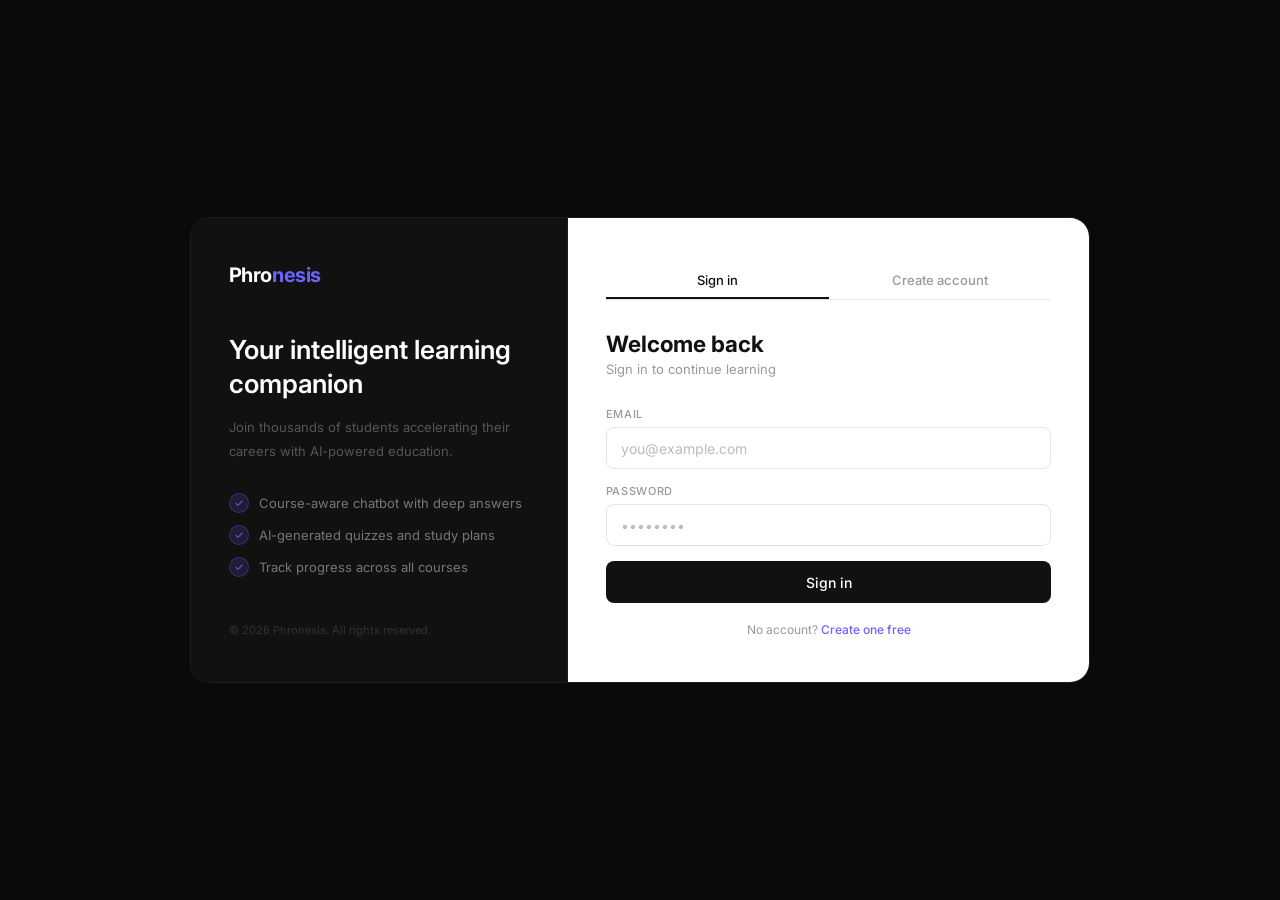
<file: index.html>
<!DOCTYPE html>
<html lang="en">
<head>
  <meta charset="UTF-8"/>
  <meta name="viewport" content="width=device-width, initial-scale=1.0"/>
  <title>Phronesis — Sign in</title>
  <link rel="preconnect" href="https://fonts.googleapis.com"/>
  <link href="https://fonts.googleapis.com/css2?family=Inter:wght@400;500;600;700&display=swap" rel="stylesheet"/>
  <link rel="stylesheet" href="static/style.css"/>
  <style>
    body {
      background: #0a0a0a;
      min-height: 100vh;
      display: flex;
      align-items: center;
      justify-content: center;
    }

    .auth-wrap {
      width: 100%;
      max-width: 900px;
      margin: 2rem;
      display: flex;
      border-radius: 20px;
      overflow: hidden;
      border: 0.5px solid #1e1e1e;
      animation: fadeUp 0.6s ease forwards;
    }

    /* ── left panel ── */
    .auth-left {
      width: 42%;
      background: #111;
      padding: 3rem 2.5rem;
      display: flex;
      flex-direction: column;
      justify-content: space-between;
      border-right: 0.5px solid #1e1e1e;
    }
    .auth-logo {
      font-size: 20px;
      font-weight: 700;
      color: #fff;
      letter-spacing: -0.02em;
    }
    .auth-logo span { color: #6c63ff; }

    .auth-tagline {
      flex: 1;
      display: flex;
      flex-direction: column;
      justify-content: center;
      padding: 2rem 0;
    }
    .auth-tagline h2 {
      font-size: 1.75rem;
      color: #fff;
      line-height: 1.3;
      margin-bottom: 1rem;
    }
    .auth-tagline p {
      font-size: 13px;
      color: #555;
      line-height: 1.8;
      margin-bottom: 2rem;
    }

    .feature-list { display: flex; flex-direction: column; gap: 12px; }
    .feature-item {
      display: flex;
      align-items: center;
      gap: 10px;
      font-size: 13px;
      color: #777;
    }
    .feature-check {
      width: 20px; height: 20px;
      border-radius: 50%;
      background: rgba(108,99,255,0.15);
      border: 0.5px solid rgba(108,99,255,0.3);
      display: flex; align-items: center; justify-content: center;
      flex-shrink: 0;
      font-size: 11px;
      color: #6c63ff;
    }

    .auth-left-footer {
      font-size: 11px;
      color: #333;
    }

    /* ── right panel ── */
    .auth-right {
      width: 58%;
      background: #fff;
      padding: 3rem 2.5rem;
      display: flex;
      flex-direction: column;
      justify-content: center;
    }

    .form-title {
      font-size: 1.5rem;
      font-weight: 700;
      color: var(--text-primary);
      margin-bottom: 0.3rem;
    }
    .form-sub {
      font-size: 13px;
      color: var(--text-muted);
      margin-bottom: 2rem;
    }

    .tabs {
      display: flex;
      border-bottom: 0.5px solid var(--border);
      margin-bottom: 2rem;
    }
    .tab-btn {
      flex: 1;
      padding: 0.6rem;
      font-size: 13px;
      font-weight: 500;
      color: var(--text-muted);
      background: none;
      border: none;
      border-bottom: 2px solid transparent;
      margin-bottom: -0.5px;
      transition: all 0.2s;
    }
    .tab-btn.active {
      color: var(--text-primary);
      border-bottom-color: var(--text-primary);
    }

    .form-panel { display: none; }
    .form-panel.active { display: block; }

    .form-footer {
      margin-top: 1.25rem;
      font-size: 12px;
      color: var(--text-muted);
      text-align: center;
    }
    .form-footer a {
      color: #6c63ff;
      font-weight: 500;
      cursor: pointer;
    }

    .error-msg {
      background: #ffebee;
      color: #c62828;
      font-size: 12px;
      padding: 10px 14px;
      border-radius: var(--radius-sm);
      margin-bottom: 1rem;
      display: none;
    }
    .error-msg.show { display: block; }

    @keyframes fadeUp {
      from { opacity: 0; transform: translateY(16px); }
      to   { opacity: 1; transform: translateY(0); }
    }
  </style>
</head>
<body>
  <div class="auth-wrap">
    <!-- left -->
    <div class="auth-left">
      <div class="auth-logo">Phro<span>nesis</span></div>

      <div class="auth-tagline">
        <h2>Your intelligent learning companion</h2>
        <p>Join thousands of students accelerating their careers with AI-powered education.</p>
        <div class="feature-list">
          <div class="feature-item">
            <div class="feature-check">✓</div>
            Course-aware chatbot with deep answers
          </div>
          <div class="feature-item">
            <div class="feature-check">✓</div>
            AI-generated quizzes and study plans
          </div>
          <div class="feature-item">
            <div class="feature-check">✓</div>
            Track progress across all courses
          </div>
        </div>
      </div>

      <div class="auth-left-footer">© 2026 Phronesis. All rights reserved.</div>
    </div>

    <!-- right -->
    <div class="auth-right">
      <div class="tabs">
        <button class="tab-btn active" id="tab-login" onclick="switchTab('login')">Sign in</button>
        <button class="tab-btn" id="tab-register" onclick="switchTab('register')">Create account</button>
      </div>

      <!-- login -->
      <div class="form-panel active" id="panel-login">
        <div class="form-title">Welcome back</div>
        <div class="form-sub">Sign in to continue learning</div>
        <div class="error-msg" id="login-error"></div>
        <div class="field">
          <label>Email</label>
          <input type="email" id="login-email" placeholder="you@example.com"/>
        </div>
        <div class="field">
          <label>Password</label>
          <input type="password" id="login-password" placeholder="••••••••"/>
        </div>
        <button class="btn btn-dark btn-full" id="login-btn" onclick="handleLogin()">
          Sign in
        </button>
        <div class="form-footer">
          No account? <a onclick="switchTab('register')">Create one free</a>
        </div>
      </div>

      <!-- register -->
      <div class="form-panel" id="panel-register">
        <div class="form-title">Create account</div>
        <div class="form-sub">Start learning in seconds</div>
        <div class="error-msg" id="register-error"></div>
        <div class="field">
          <label>Full name</label>
          <input type="text" id="reg-name" placeholder="Abhijay"/>
        </div>
        <div class="field">
          <label>Email</label>
          <input type="email" id="reg-email" placeholder="you@example.com"/>
        </div>
        <div class="field">
          <label>Password</label>
          <input type="password" id="reg-password" placeholder="Min. 8 characters"/>
        </div>
        <button class="btn btn-primary btn-full" id="register-btn" onclick="handleRegister()">
          Create account
        </button>
        <div class="form-footer">
          Already have an account? <a onclick="switchTab('login')">Sign in</a>
        </div>
      </div>
    </div>
  </div>

  <script src="static/app.js"></script>
  <script>
    // redirect if already logged in
    if (isLoggedIn()) redirectByRole(getUser());

    function switchTab(tab) {
      document.querySelectorAll('.tab-btn').forEach(b => b.classList.remove('active'));
      document.querySelectorAll('.form-panel').forEach(p => p.classList.remove('active'));
      document.getElementById('tab-' + tab).classList.add('active');
      document.getElementById('panel-' + tab).classList.add('active');
    }

    function showError(id, msg) {
      const el = document.getElementById(id);
      el.textContent = msg;
      el.classList.add('show');
    }
    function clearError(id) {
      document.getElementById(id).classList.remove('show');
    }

    async function handleLogin() {
      clearError('login-error');
      const email    = document.getElementById('login-email').value.trim();
      const password = document.getElementById('login-password').value;
      const btn      = document.getElementById('login-btn');

      if (!email || !password) {
        return showError('login-error', 'Please fill in all fields');
      }

      setLoading(btn, true);
      try {
        const user = await login(email, password);
        toast('Welcome back, ' + user.name + '!');
        setTimeout(() => redirectByRole(user), 800);
      } catch (err) {
        showError('login-error', err.message);
        setLoading(btn, false);
      }
    }

    async function handleRegister() {
      clearError('register-error');
      const name     = document.getElementById('reg-name').value.trim();
      const email    = document.getElementById('reg-email').value.trim();
      const password = document.getElementById('reg-password').value;
      const btn      = document.getElementById('register-btn');

      if (!name || !email || !password) {
        return showError('register-error', 'Please fill in all fields');
      }
      if (password.length < 8) {
        return showError('register-error', 'Password must be at least 8 characters');
      }

      setLoading(btn, true);
      try {
        const user = await register(name, email, password);
        toast('Account created! Welcome, ' + user.name + '!');
        setTimeout(() => redirectByRole(user), 800);
      } catch (err) {
        showError('register-error', err.message);
        setLoading(btn, false);
      }
    }

    // allow Enter key to submit
    document.addEventListener('keydown', e => {
      if (e.key !== 'Enter') return;
      const loginActive = document.getElementById('panel-login').classList.contains('active');
      if (loginActive) handleLogin(); else handleRegister();
    });
  </script>
</body>
</html>
</file>
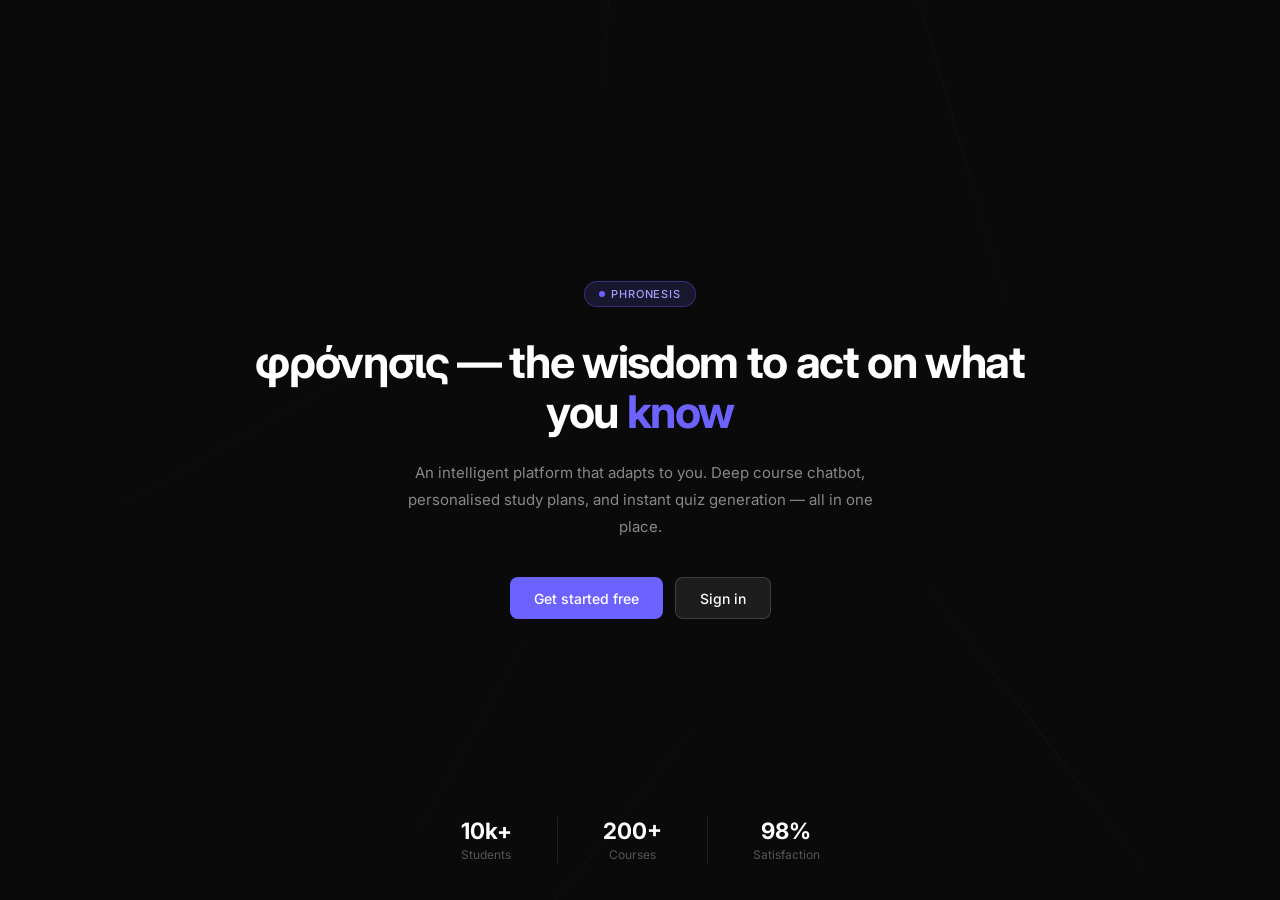
<file: welcome.html>
<!DOCTYPE html>
<html lang="en">
<head>
  <meta charset="UTF-8"/>
  <meta name="viewport" content="width=device-width, initial-scale=1.0"/>
  <title>Phronesis — Learn smarter</title>
  <link rel="preconnect" href="https://fonts.googleapis.com"/>
  <link href="https://fonts.googleapis.com/css2?family=Inter:wght@400;500;600;700&display=swap" rel="stylesheet"/>
  <link rel="stylesheet" href="static/style.css"/>
  <style>
    body { background: #0a0a0a; overflow: hidden; height: 100vh; }

    /* ── animated gradient lines ── */
    .lines-canvas {
      position: fixed;
      inset: 0;
      z-index: 0;
    }

    /* ── content ── */
    .hero {
      position: relative;
      z-index: 10;
      height: 100vh;
      display: flex;
      flex-direction: column;
      align-items: center;
      justify-content: center;
      text-align: center;
      padding: 2rem;
    }

    .badge {
      display: inline-flex;
      align-items: center;
      gap: 6px;
      background: rgba(108,99,255,0.15);
      border: 0.5px solid rgba(108,99,255,0.35);
      color: #a89cff;
      font-size: 11px;
      font-weight: 500;
      padding: 5px 14px;
      border-radius: 100px;
      letter-spacing: 0.08em;
      text-transform: uppercase;
      margin-bottom: 2rem;
      opacity: 0;
      animation: fadeUp 0.8s 0.2s forwards;
    }
    .badge-dot {
      width: 6px; height: 6px;
      border-radius: 50%;
      background: #6c63ff;
      animation: pulse 2s infinite;
    }

    .hero h2 {
      font-size: clamp(1rem, 5vw, 3rem);
      font-weight: 700;
      color: #fff;
      line-height: 1.1;
      letter-spacing: -0.03em;
      margin-bottom: 1.5rem;
      opacity: 0;
      animation: fadeUp 0.8s 0.4s forwards;
    }
    .hero h2 span { color: #6c63ff; }

    .hero p {
      font-size: 1rem;
      color: #888;
      max-width: 480px;
      line-height: 1.8;
      margin-bottom: 2.5rem;
      opacity: 0;
      animation: fadeUp 0.8s 0.6s forwards;
    }

    .hero-btns {
      display: flex;
      gap: 12px;
      opacity: 0;
      animation: fadeUp 0.8s 0.8s forwards;
    }

    .stats-row {
      position: absolute;
      bottom: 2.5rem;
      display: flex;
      gap: 3rem;
      opacity: 0;
      animation: fadeUp 0.8s 1s forwards;
    }
    .stat-item { text-align: center; }
    .stat-item strong {
      display: block;
      font-size: 1.5rem;
      font-weight: 700;
      color: #fff;
    }
    .stat-item span {
      font-size: 12px;
      color: #555;
    }

    .divider {
      width: 1px;
      background: #222;
      align-self: stretch;
    }

    @keyframes fadeUp {
      from { opacity: 0; transform: translateY(20px); }
      to   { opacity: 1; transform: translateY(0); }
    }
    @keyframes pulse {
      0%, 100% { opacity: 1; }
      50%       { opacity: 0.4; }
    }
  </style>
</head>
<body>

  <canvas class="lines-canvas" id="canvas"></canvas>

  <div class="hero">
    <div class="badge">
      <div class="badge-dot"></div>
      Phronesis
    </div>

    <h2>φρόνησις — the wisdom to act on what <br/>you  <span>know</span></h2>

    <p>
      An intelligent platform that adapts to you.
      Deep course chatbot, personalised study plans,
      and instant quiz generation — all in one place.
    </p>

    <div class="hero-btns">
      <button class="btn btn-primary" onclick="window.location.href='/login'">
        Get started free
      </button>
      <button class="btn btn-ghost-light" onclick="window.location.href='/login'">
          Sign in
      </button>
    </div>

    <div class="stats-row">
      <div class="stat-item">
        <strong>10k+</strong>
        <span>Students</span>
      </div>
      <div class="divider"></div>
      <div class="stat-item">
        <strong>200+</strong>
        <span>Courses</span>
      </div>
      <div class="divider"></div>
      <div class="stat-item">
        <strong>98%</strong>
        <span>Satisfaction</span>
      </div>
    </div>
  </div>

  <script>
    // ── animated gradient lines on canvas ──
    const canvas = document.getElementById('canvas');
    const ctx = canvas.getContext('2d');

    function resize() {
      canvas.width  = window.innerWidth;
      canvas.height = window.innerHeight;
    }
    resize();
    window.addEventListener('resize', resize);

    const LINES = 6;
    const lines = Array.from({ length: LINES }, (_, i) => ({
      x:     Math.random() * canvas.width,
      y:     Math.random() * canvas.height,
      angle: Math.random() * Math.PI * 2,
      speed: 0.003 + Math.random() * 0.004,
      length: 300 + Math.random() * 400,
      width:  0.5 + Math.random() * 1,
      hue:    i % 2 === 0 ? 255 : 170,
      alpha:  0.04 + Math.random() * 0.06,
      wave:   Math.random() * Math.PI * 2,
      waveSpeed: 0.005 + Math.random() * 0.008,
    }));

    function draw() {
      ctx.clearRect(0, 0, canvas.width, canvas.height);

      lines.forEach(l => {
        l.wave  += l.waveSpeed;
        l.angle += Math.sin(l.wave) * 0.004;
        l.x     += Math.cos(l.angle) * 0.4;
        l.y     += Math.sin(l.angle) * 0.4;

        if (l.x < -l.length) l.x = canvas.width + l.length;
        if (l.x > canvas.width + l.length) l.x = -l.length;
        if (l.y < -l.length) l.y = canvas.height + l.length;
        if (l.y > canvas.height + l.length) l.y = -l.length;

        const x2 = l.x + Math.cos(l.angle) * l.length;
        const y2 = l.y + Math.sin(l.angle) * l.length;

        const grad = ctx.createLinearGradient(l.x, l.y, x2, y2);
        grad.addColorStop(0,   `hsla(${l.hue}, 80%, 65%, 0)`);
        grad.addColorStop(0.5, `hsla(${l.hue}, 80%, 65%, ${l.alpha})`);
        grad.addColorStop(1,   `hsla(${l.hue}, 80%, 65%, 0)`);

        ctx.beginPath();
        ctx.moveTo(l.x, l.y);
        ctx.lineTo(x2, y2);
        ctx.strokeStyle = grad;
        ctx.lineWidth   = l.width;
        ctx.stroke();
      });

      requestAnimationFrame(draw);
    }
    draw();
  </script>
</body>
</html>
</file>
<file: static/style.css>
*, *::before, *::after {
  box-sizing: border-box;
  margin: 0;
  padding: 0;
}

:root {
  --brand: #6c63ff;
  --brand-dark: #4a43b8;
  --bg-dark: #0a0a0a;
  --bg-card: #ffffff;
  --bg-surface: #f8f8f8;
  --text-primary: #111111;
  --text-secondary: #666666;
  --text-muted: #999999;
  --border: #e5e5e5;
  --danger: #e24b4a;
  --success: #2e7d32;
  --radius-sm: 8px;
  --radius-md: 12px;
  --radius-lg: 16px;
  --font: 'Inter', system-ui, sans-serif;
}

html, body {
  height: 100%;
  font-family: var(--font);
  font-size: 15px;
  color: var(--text-primary);
  background: var(--bg-surface);
  -webkit-font-smoothing: antialiased;
}

a { text-decoration: none; color: inherit; }
button { cursor: pointer; font-family: var(--font); }
input { font-family: var(--font); outline: none; }

/* ── typography ── */
h1 { font-size: 2.25rem; font-weight: 700; line-height: 1.15; }
h2 { font-size: 1.5rem;  font-weight: 600; line-height: 1.3;  }
h3 { font-size: 1.1rem;  font-weight: 600; }
p  { line-height: 1.7; color: var(--text-secondary); }

/* ── buttons ── */
.btn {
  display: inline-flex;
  align-items: center;
  justify-content: center;
  gap: 8px;
  padding: 0 24px;
  height: 42px;
  border-radius: var(--radius-sm);
  font-size: 14px;
  font-weight: 500;
  border: none;
  transition: opacity 0.15s, transform 0.1s;
}
.btn:active { transform: scale(0.98); }
.btn-primary   { background: var(--brand); color: #fff; }
.btn-primary:hover { opacity: 0.9; }
.btn-dark      { background: var(--text-primary); color: #fff; }
.btn-dark:hover { opacity: 0.85; }
.btn-outline   { background: transparent; color: var(--text-primary); border: 0.5px solid var(--border); }
.btn-outline:hover { background: var(--bg-surface); }
.btn-ghost-light { background: rgba(255,255,255,0.08); color: #fff; border: 0.5px solid rgba(255,255,255,0.15); }
.btn-ghost-light:hover { background: rgba(255,255,255,0.15); }
.btn-danger    { background: #ffebee; color: var(--danger); border: 0.5px solid #ffcdd2; }
.btn-danger:hover { background: #ffcdd2; }
.btn-sm        { height: 32px; padding: 0 14px; font-size: 12px; }
.btn-full      { width: 100%; }

/* ── form fields ── */
.field { margin-bottom: 1rem; }
.field label {
  display: block;
  font-size: 11px;
  font-weight: 500;
  color: var(--text-muted);
  letter-spacing: 0.06em;
  text-transform: uppercase;
  margin-bottom: 6px;
}
.field input {
  width: 100%;
  height: 42px;
  border: 0.5px solid var(--border);
  border-radius: var(--radius-sm);
  padding: 0 14px;
  font-size: 14px;
  color: var(--text-primary);
  background: #fff;
  transition: border-color 0.15s;
}
.field input:focus  { border-color: var(--brand); }
.field input::placeholder { color: #bbb; }

/* ── cards ── */
.card {
  background: var(--bg-card);
  border: 0.5px solid var(--border);
  border-radius: var(--radius-md);
  padding: 1.25rem;
}

/* ── pills / badges ── */
.pill {
  display: inline-block;
  font-size: 11px;
  padding: 3px 10px;
  border-radius: 20px;
  font-weight: 500;
}
.pill-green  { background: #e8f5e9; color: #2e7d32; }
.pill-red    { background: #ffebee; color: #c62828; }
.pill-purple { background: #eeecff; color: #4a43b8; }
.pill-gray   { background: #f1f1f1; color: #555; }

/* ── toast notification ── */
#toast {
  position: fixed;
  bottom: 2rem;
  left: 50%;
  transform: translateX(-50%) translateY(80px);
  background: var(--text-primary);
  color: #fff;
  padding: 12px 24px;
  border-radius: 100px;
  font-size: 13px;
  font-weight: 500;
  opacity: 0;
  transition: all 0.3s cubic-bezier(0.34,1.56,0.64,1);
  z-index: 9999;
  white-space: nowrap;
}
#toast.show {
  opacity: 1;
  transform: translateX(-50%) translateY(0);
}
#toast.error { background: var(--danger); }

/* ── loading spinner ── */
.spinner {
  width: 18px; height: 18px;
  border: 2px solid rgba(255,255,255,0.3);
  border-top-color: #fff;
  border-radius: 50%;
  animation: spin 0.6s linear infinite;
  display: inline-block;
}
@keyframes spin { to { transform: rotate(360deg); } }

/* ── page loader overlay ── */
#page-loader {
  position: fixed; inset: 0;
  background: var(--bg-surface);
  display: flex;
  align-items: center;
  justify-content: center;
  z-index: 9998;
  transition: opacity 0.4s;
}
#page-loader.hidden { opacity: 0; pointer-events: none; }

/* ── navbar (shared) ── */
.navbar {
  height: 56px;
  background: var(--bg-dark);
  display: flex;
  align-items: center;
  justify-content: space-between;
  padding: 0 2rem;
  position: sticky;
  top: 0;
  z-index: 100;
}
.navbar-logo {
  font-size: 16px;
  font-weight: 700;
  color: #fff;
  letter-spacing: -0.02em;
}
.navbar-logo span { color: var(--brand); }
.navbar-right {
  display: flex;
  align-items: center;
  gap: 1rem;
}
.navbar-user {
  display: flex;
  align-items: center;
  gap: 10px;
  color: #aaa;
  font-size: 13px;
}
.avatar {
  width: 32px; height: 32px;
  border-radius: 50%;
  background: var(--brand);
  display: flex;
  align-items: center;
  justify-content: center;
  font-size: 12px;
  font-weight: 600;
  color: #fff;
  flex-shrink: 0;
}
</file>
